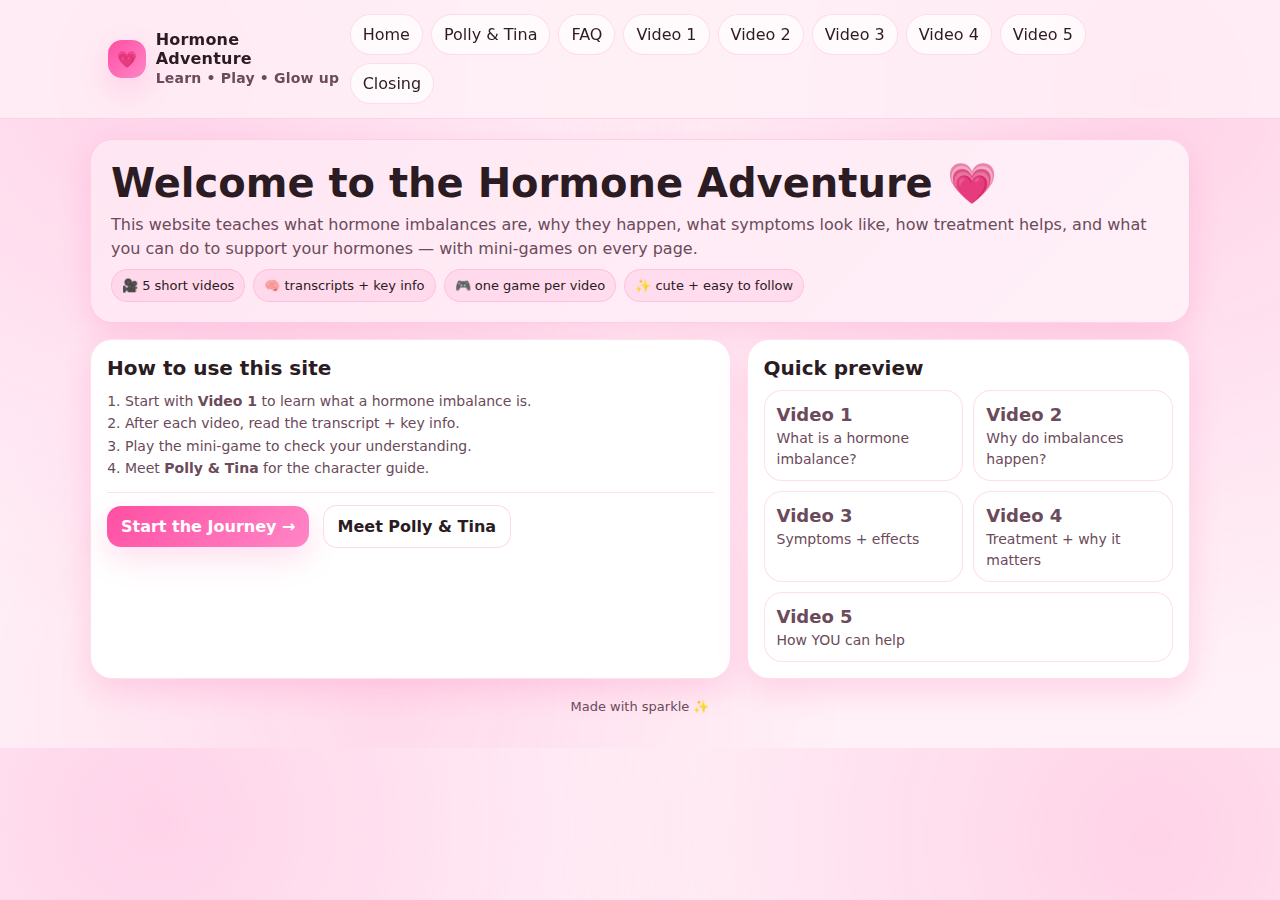
<file: index.html>
<!doctype html>
<html lang="en">
<head>
  <meta charset="utf-8" />
  <meta name="viewport" content="width=device-width,initial-scale=1" />
  <title>Hormone Adventure 💗 | Home</title>
  <link rel="stylesheet" href="style.css" />
</head>
<body>
  <div class="header">
    <div class="nav container">
      <div class="brand">
        <div class="logo">💗</div>
        <div>
          <div style="font-weight:900;">Hormone Adventure</div>
          <div class="small">Learn • Play • Glow up</div>
        </div>
      </div>
      <div class="navlinks">
        <a class="pill" href="index.html">Home</a>
        <a class="pill" href="polly-tina.html">Polly & Tina</a>
        <a class="pill" href="faq.html">FAQ</a>
        <a class="pill" href="video1.html">Video 1</a>
        <a class="pill" href="video2.html">Video 2</a>
        <a class="pill" href="video3.html">Video 3</a>
        <a class="pill" href="video4.html">Video 4</a>
        <a class="pill" href="video5.html">Video 5</a>
        <a class="pill" href="closing.html">Closing</a>
      </div>
    </div>
  </div>

  <div class="container hero">
    <div class="heroCard">
      <h1>Welcome to the Hormone Adventure 💗</h1>
      <p class="subtitle">
        This website teaches what hormone imbalances are, why they happen, what symptoms look like,
        how treatment helps, and what you can do to support your hormones — with mini-games on every page.
      </p>
      <div class="badges">
        <div class="badge">🎥 5 short videos</div>
        <div class="badge">🧠 transcripts + key info</div>
        <div class="badge">🎮 one game per video</div>
        <div class="badge">✨ cute + easy to follow</div>
      </div>
    </div>

    <div class="grid">
      <div class="card">
        <h2>How to use this site</h2>
        <div class="small">
          <ol style="margin:0; padding-left:18px; line-height:1.6;">
            <li>Start with <strong>Video 1</strong> to learn what a hormone imbalance is.</li>
            <li>After each video, read the transcript + key info.</li>
            <li>Play the mini-game to check your understanding.</li>
            <li>Meet <strong>Polly & Tina</strong> for the character guide.</li>
          </ol>
        </div>
        <hr />
        <a class="btn" href="video1.html">Start the Journey →</a>
        <a class="btn secondary" href="polly-tina.html" style="margin-left:8px;">Meet Polly & Tina</a>
      </div>

      <div class="card">
        <h2>Quick preview</h2>
        <div class="small">
          <div class="kpiRow">
            <div class="kpi"><div class="num">Video 1</div><div class="small">What is a hormone imbalance?</div></div>
            <div class="kpi"><div class="num">Video 2</div><div class="small">Why do imbalances happen?</div></div>
            <div class="kpi"><div class="num">Video 3</div><div class="small">Symptoms + effects</div></div>
            <div class="kpi"><div class="num">Video 4</div><div class="small">Treatment + why it matters</div></div>
            <div class="kpi"><div class="num">Video 5</div><div class="small">How YOU can help</div></div>
          </div>
        </div>
      </div>
    </div>

    <div class="footer">Made with sparkle ✨</div>
  </div>
</body>
</html>
</file>
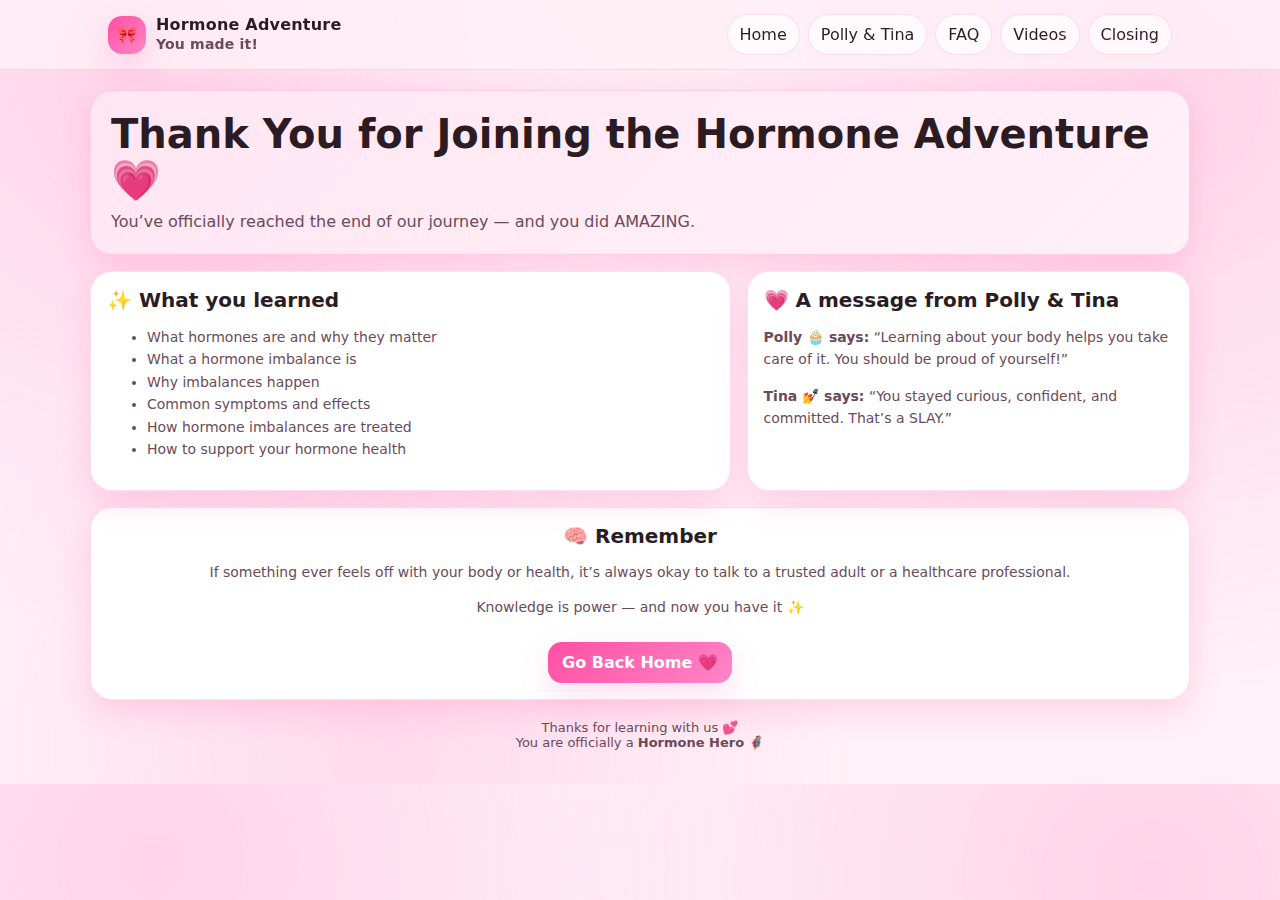
<file: closing.html>
<!doctype html>
<html lang="en">
<head>
  <meta charset="utf-8" />
  <meta name="viewport" content="width=device-width, initial-scale=1" />
  <title>Thank You 💗 | Hormone Adventure</title>
  <link rel="stylesheet" href="style.css" />
</head>
<body>

  <!-- NAV BAR -->
  <div class="header">
    <div class="nav container">
      <div class="brand">
        <div class="logo">🎀</div>
        <div>
          <div style="font-weight:900;">Hormone Adventure</div>
          <div class="small">You made it!</div>
        </div>
      </div>
      <div class="navlinks">
        <a class="pill" href="index.html">Home</a>
        <a class="pill" href="polly-tina.html">Polly & Tina</a>
        <a class="pill" href="faq.html">FAQ</a>
        <a class="pill" href="video1.html">Videos</a>
       <a class="pill" href="closing.html">Closing</a>
      </div>
    </div>
  </div>

  <!-- MAIN CONTENT -->
  <div class="container hero">
    <div class="heroCard">
      <h1>Thank You for Joining the Hormone Adventure 💗</h1>
      <p class="subtitle">
        You’ve officially reached the end of our journey — and you did AMAZING.
      </p>
    </div>

    <div class="grid">
      <div class="card">
        <h2>✨ What you learned</h2>
        <div class="small" style="line-height:1.6;">
          <ul>
            <li>What hormones are and why they matter</li>
            <li>What a hormone imbalance is</li>
            <li>Why imbalances happen</li>
            <li>Common symptoms and effects</li>
            <li>How hormone imbalances are treated</li>
            <li>How to support your hormone health</li>
          </ul>
        </div>
      </div>

      <div class="card">
        <h2>💗 A message from Polly & Tina</h2>
        <div class="small" style="line-height:1.6;">
          <p><strong>Polly 🧁 says:</strong> “Learning about your body helps you take care of it. You should be proud of yourself!”</p>
          <p><strong>Tina 💅 says:</strong> “You stayed curious, confident, and committed. That’s a SLAY.”</p>
        </div>
      </div>
    </div>

    <div class="card" style="margin-top:16px; text-align:center;">
      <h2>🧠 Remember</h2>
      <p class="small">
        If something ever feels off with your body or health, it’s always okay to talk to a trusted adult
        or a healthcare professional.
      </p>
      <p class="small">
        Knowledge is power — and now you have it ✨
      </p>

      <a class="btn" href="index.html" style="margin-top:10px;">Go Back Home 💗</a>
    </div>

    <div class="footer">
      Thanks for learning with us 💕 <br />
      You are officially a <strong>Hormone Hero</strong> 🦸‍♀️
    </div>
  </div>

</body>
</html>
</file>
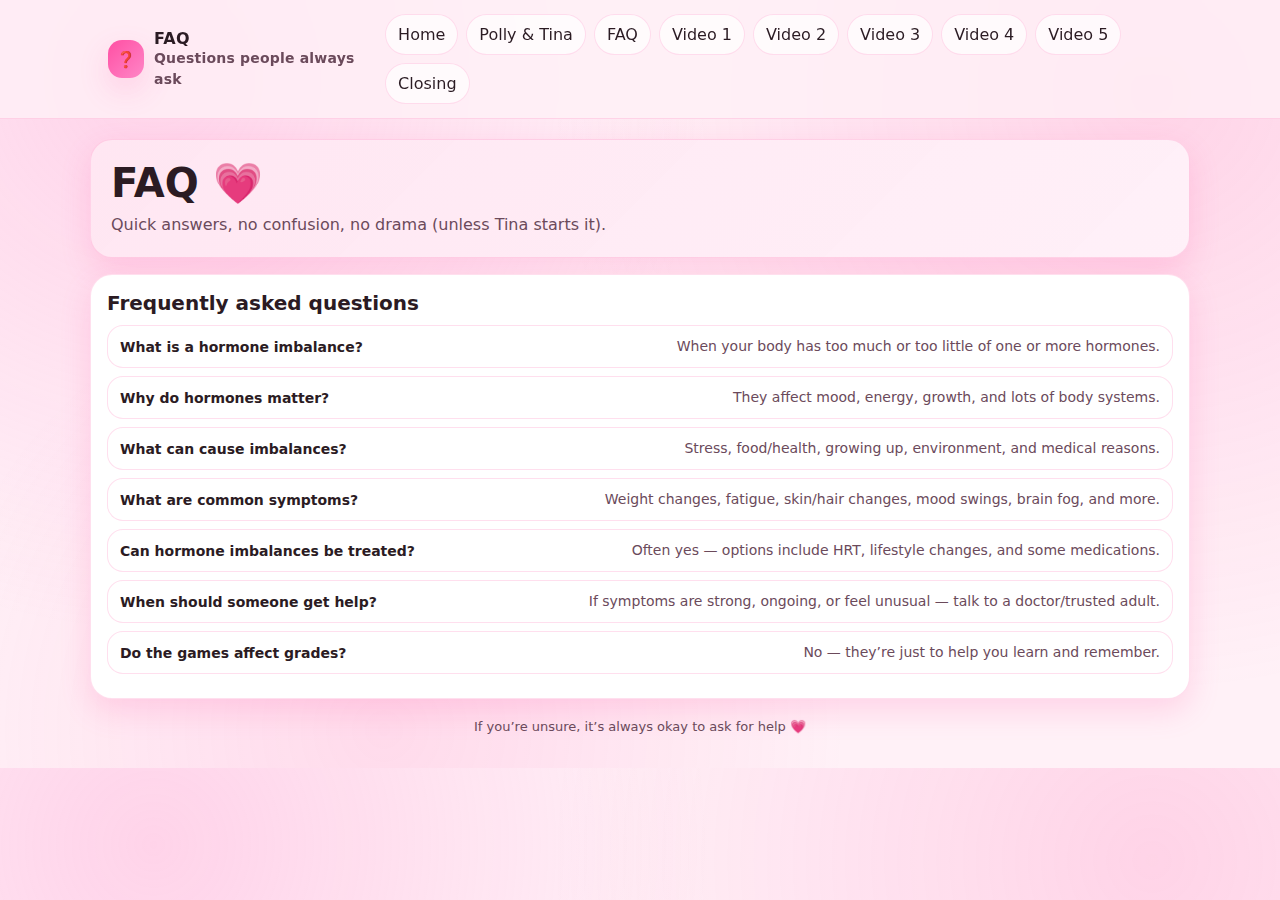
<file: faq.html>
<!doctype html>
<html lang="en">
<head>
  <meta charset="utf-8" />
  <meta name="viewport" content="width=device-width,initial-scale=1" />
  <title>FAQ 💗</title>
  <link rel="stylesheet" href="style.css" />
</head>
<body>
  <div class="header">
    <div class="nav container">
      <div class="brand">
        <div class="logo">❓</div>
        <div>
          <div style="font-weight:900;">FAQ</div>
          <div class="small">Questions people always ask</div>
        </div>
      </div>
      <div class="navlinks">
        <a class="pill" href="index.html">Home</a>
        <a class="pill" href="polly-tina.html">Polly & Tina</a>
        <a class="pill" href="faq.html">FAQ</a>
        <a class="pill" href="video1.html">Video 1</a>
        <a class="pill" href="video2.html">Video 2</a>
        <a class="pill" href="video3.html">Video 3</a>
        <a class="pill" href="video4.html">Video 4</a>
        <a class="pill" href="video5.html">Video 5</a>
        <a class="pill" href="closing.html">Closing</a>
      </div>
    </div>
  </div>

  <div class="container hero">
    <div class="heroCard">
      <h1>FAQ 💗</h1>
      <p class="subtitle">Quick answers, no confusion, no drama (unless Tina starts it).</p>
    </div>

    <div class="card" style="margin-top:16px;">
      <h2>Frequently asked questions</h2>

      <div class="q"><strong>What is a hormone imbalance?</strong><span class="small">When your body has too much or too little of one or more hormones.</span></div>

      <div class="q"><strong>Why do hormones matter?</strong><span class="small">They affect mood, energy, growth, and lots of body systems.</span></div>

      <div class="q"><strong>What can cause imbalances?</strong><span class="small">Stress, food/health, growing up, environment, and medical reasons.</span></div>

      <div class="q"><strong>What are common symptoms?</strong><span class="small">Weight changes, fatigue, skin/hair changes, mood swings, brain fog, and more.</span></div>

      <div class="q"><strong>Can hormone imbalances be treated?</strong><span class="small">Often yes — options include HRT, lifestyle changes, and some medications.</span></div>

      <div class="q"><strong>When should someone get help?</strong><span class="small">If symptoms are strong, ongoing, or feel unusual — talk to a doctor/trusted adult.</span></div>

      <div class="q"><strong>Do the games affect grades?</strong><span class="small">No — they’re just to help you learn and remember.</span></div>
    </div>

    <div class="footer">If you’re unsure, it’s always okay to ask for help 💗</div>
  </div>
</body>
</html>
</file>
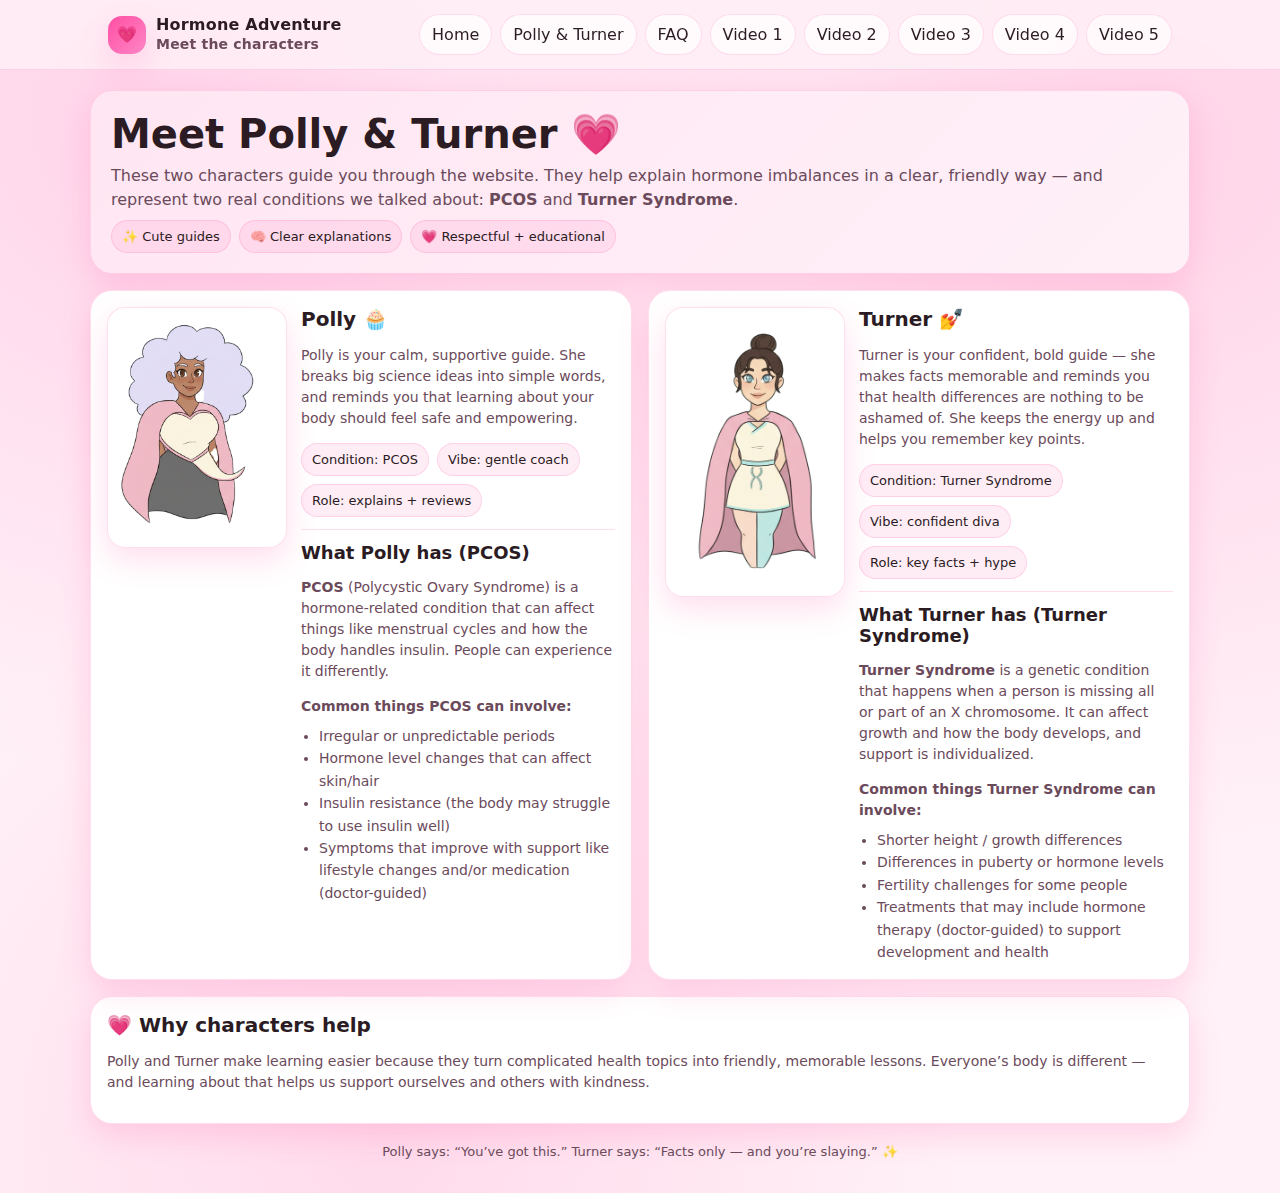
<file: polly-tina.html>
<!doctype html>
<html lang="en">
<head>
  <meta charset="utf-8" />
  <meta name="viewport" content="width=device-width,initial-scale=1" />
  <title>Meet Polly & Turner 💗</title>
  <link rel="stylesheet" href="style.css" />
  <style>
    /* Page-only styling (safe + doesn’t break your site) */
    .charGrid{
      display:grid;
      grid-template-columns: 1fr 1fr;
      gap:16px;
      margin-top:16px;
      align-items:stretch;
    }
    @media (max-width: 900px){
      .charGrid{ grid-template-columns:1fr; }
    }
    .charCard{
      display:flex;
      gap:14px;
      align-items:flex-start;
    }
    .charImg{
      width:180px;
      max-width:40%;
      border-radius:18px;
      background: rgba(255,255,255,.7);
      border:1px solid rgba(255,79,163,.18);
      box-shadow: var(--shadow);
      padding:10px;
      flex:0 0 auto;
    }
    .charImg img{
      width:100%;
      height:auto;
      display:block;
    }
    .charInfo h2{ margin:0 0 6px; }
    .charInfo .tagRow{
      display:flex; flex-wrap:wrap; gap:8px; margin-top:8px;
    }
    .tag{
      font-size:13px;
      padding:8px 10px;
      border-radius:999px;
      background: rgba(255,79,163,.10);
      border:1px solid rgba(255,79,163,.18);
    }
    .list{
      margin:8px 0 0;
      padding-left:18px;
      line-height:1.6;
    }
  </style>
</head>

<body>
  <!-- NAV BAR -->
  <div class="header">
    <div class="nav container">
      <div class="brand">
        <div class="logo">💗</div>
        <div>
          <div style="font-weight:900;">Hormone Adventure</div>
          <div class="small">Meet the characters</div>
        </div>
      </div>

      <div class="navlinks">
        <a class="pill" href="index.html">Home</a>
        <a class="pill" href="polly-tina.html">Polly & Turner</a>
        <a class="pill" href="faq.html">FAQ</a>
        <a class="pill" href="video1.html">Video 1</a>
        <a class="pill" href="video2.html">Video 2</a>
        <a class="pill" href="video3.html">Video 3</a>
        <a class="pill" href="video4.html">Video 4</a>
        <a class="pill" href="video5.html">Video 5</a>
      </div>
    </div>
  </div>

  <!-- HERO -->
  <div class="container hero">
    <div class="heroCard">
      <h1>Meet Polly & Turner 💗</h1>
      <p class="subtitle">
        These two characters guide you through the website. They help explain hormone imbalances in a clear,
        friendly way — and represent two real conditions we talked about: <strong>PCOS</strong> and <strong>Turner Syndrome</strong>.
      </p>
      <div class="badges">
        <div class="badge">✨ Cute guides</div>
        <div class="badge">🧠 Clear explanations</div>
        <div class="badge">💗 Respectful + educational</div>
      </div>
    </div>

    <!-- CHARACTER GRID -->
    <div class="charGrid">

      <!-- POLLY -->
      <div class="card charCard">
        <div class="charImg">
          <!-- Make sure this file is in your folder -->
          <img src="polly.png" alt="Polly character" />
        </div>

        <div class="charInfo">
          <h2>Polly 🧁</h2>
          <p class="small">
            Polly is your calm, supportive guide. She breaks big science ideas into simple words, and reminds you
            that learning about your body should feel safe and empowering.
          </p>

          <div class="tagRow">
            <span class="tag">Condition: PCOS</span>
            <span class="tag">Vibe: gentle coach</span>
            <span class="tag">Role: explains + reviews</span>
          </div>

          <hr />

          <h2 style="font-size:18px;">What Polly has (PCOS)</h2>
          <p class="small">
            <strong>PCOS</strong> (Polycystic Ovary Syndrome) is a hormone-related condition that can affect things
            like menstrual cycles and how the body handles insulin. People can experience it differently.
          </p>

          <div class="small"><strong>Common things PCOS can involve:</strong></div>
          <ul class="list small">
            <li>Irregular or unpredictable periods</li>
            <li>Hormone level changes that can affect skin/hair</li>
            <li>Insulin resistance (the body may struggle to use insulin well)</li>
            <li>Symptoms that improve with support like lifestyle changes and/or medication (doctor-guided)</li>
          </ul>
        </div>
      </div>

      <!-- TURNER -->
      <div class="card charCard">
        <div class="charImg">
          <!-- Make sure this file is in your folder -->
          <img src="turner.png" alt="Turner character" />
        </div>

        <div class="charInfo">
          <h2>Turner 💅</h2>
          <p class="small">
            Turner is your confident, bold guide — she makes facts memorable and reminds you that health differences
            are nothing to be ashamed of. She keeps the energy up and helps you remember key points.
          </p>

          <div class="tagRow">
            <span class="tag">Condition: Turner Syndrome</span>
            <span class="tag">Vibe: confident diva</span>
            <span class="tag">Role: key facts + hype</span>
          </div>

          <hr />

          <h2 style="font-size:18px;">What Turner has (Turner Syndrome)</h2>
          <p class="small">
            <strong>Turner Syndrome</strong> is a genetic condition that happens when a person is missing all or part
            of an X chromosome. It can affect growth and how the body develops, and support is individualized.
          </p>

          <div class="small"><strong>Common things Turner Syndrome can involve:</strong></div>
          <ul class="list small">
            <li>Shorter height / growth differences</li>
            <li>Differences in puberty or hormone levels</li>
            <li>Fertility challenges for some people</li>
            <li>Treatments that may include hormone therapy (doctor-guided) to support development and health</li>
          </ul>
        </div>
      </div>

    </div>

    <!-- WRAP-UP CARD -->
    <div class="card" style="margin-top:16px;">
      <h2>💗 Why characters help</h2>
      <p class="small">
        Polly and Turner make learning easier because they turn complicated health topics into friendly,
        memorable lessons. Everyone’s body is different — and learning about that helps us support ourselves
        and others with kindness.
      </p>
    </div>

    <div class="footer">Polly says: “You’ve got this.” Turner says: “Facts only — and you’re slaying.” ✨</div>
  </div>
</body>
</html>
</file>
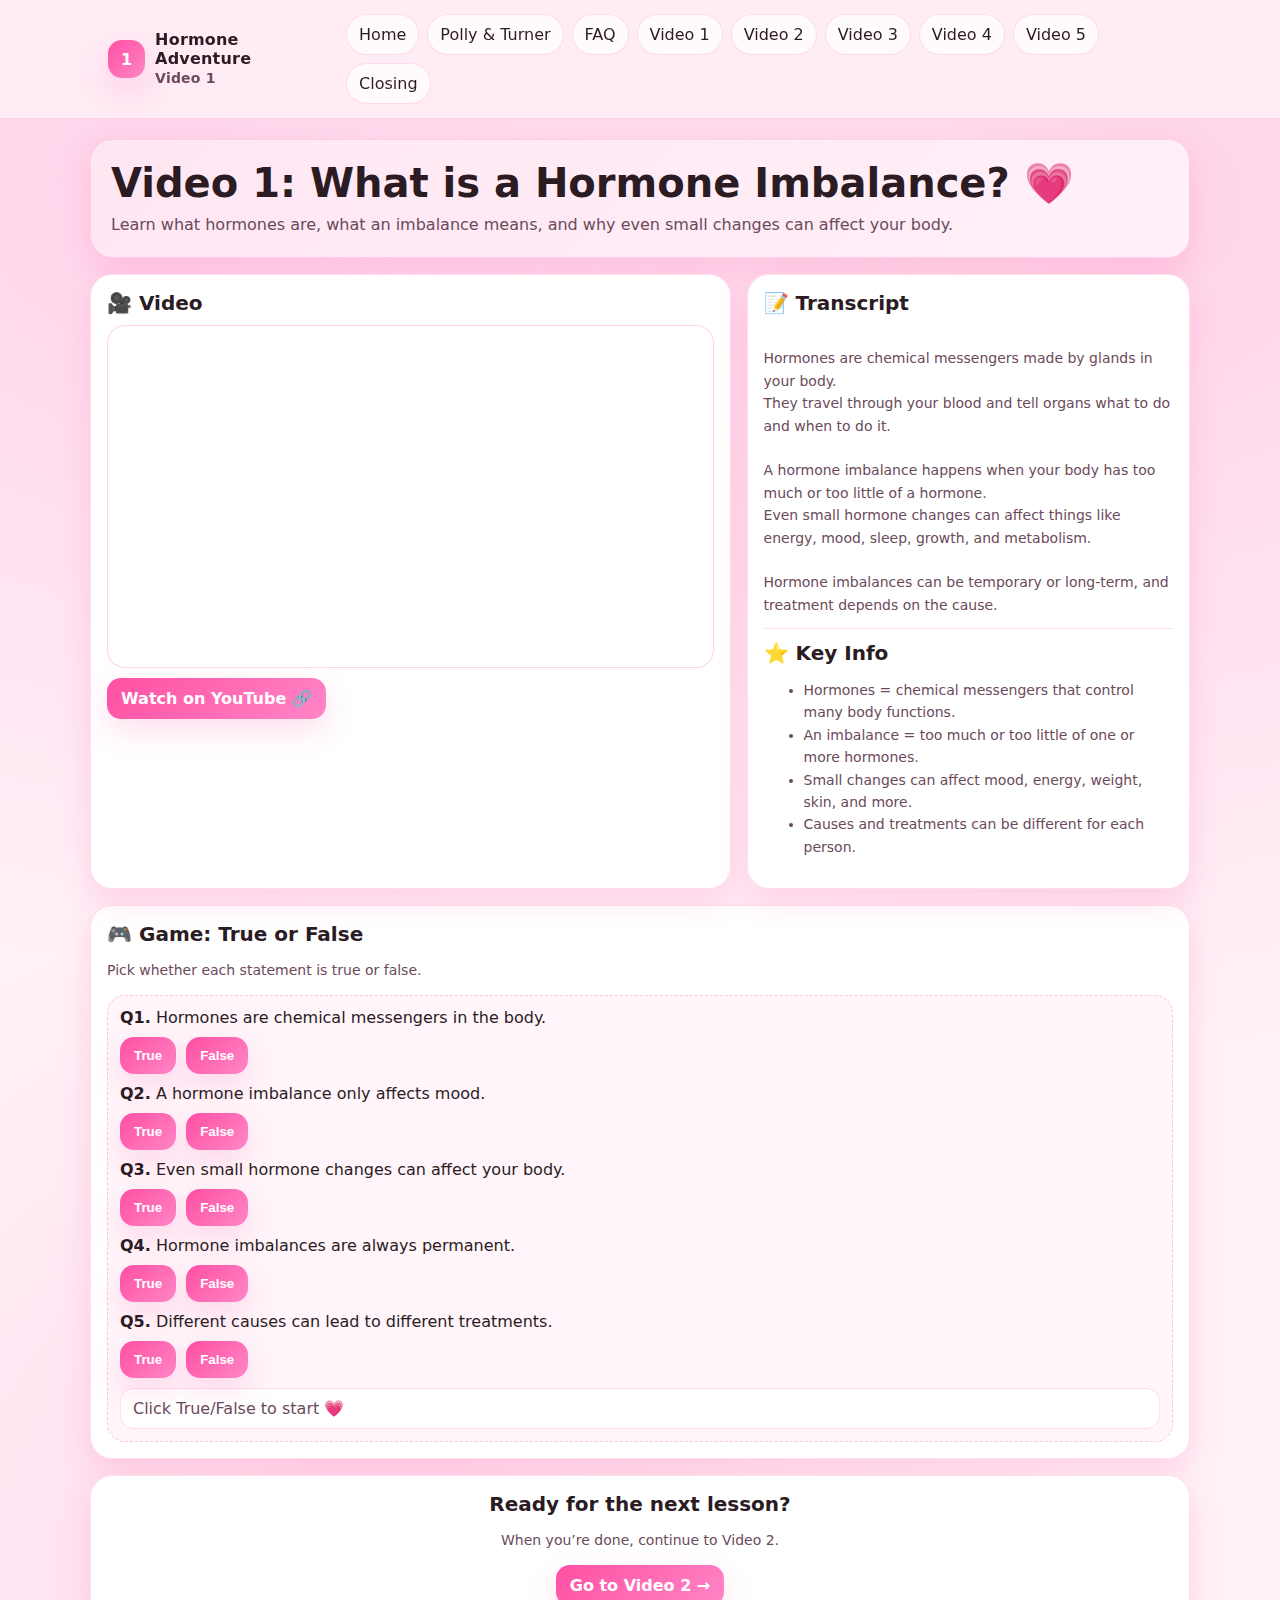
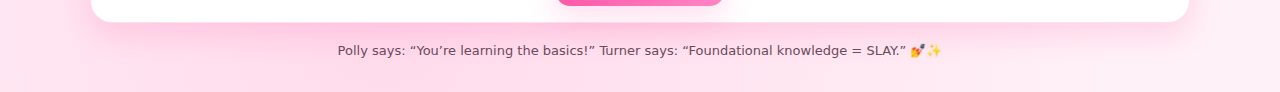
<file: video1.html>
<!doctype html>
<html lang="en">
<head>
  <meta charset="utf-8" />
  <meta name="viewport" content="width=device-width,initial-scale=1" />
  <title>Video 1 💗 | Hormone Adventure</title>
  <link rel="stylesheet" href="style.css" />
</head>

<body>
  <!-- NAV BAR -->
  <div class="header">
    <div class="nav container">
      <div class="brand">
        <div class="logo">1</div>
        <div>
          <div style="font-weight:900;">Hormone Adventure</div>
          <div class="small">Video 1</div>
        </div>
      </div>

      <div class="navlinks">
        <a class="pill" href="index.html">Home</a>
        <a class="pill" href="polly-tina.html">Polly & Turner</a>
        <a class="pill" href="faq.html">FAQ</a>
        <a class="pill" href="video1.html">Video 1</a>
        <a class="pill" href="video2.html">Video 2</a>
        <a class="pill" href="video3.html">Video 3</a>
        <a class="pill" href="video4.html">Video 4</a>
        <a class="pill" href="video5.html">Video 5</a>
        <a class="pill" href="closing.html">Closing</a>
      </div>
    </div>
  </div>

  <!-- HERO -->
  <div class="container hero">
    <div class="heroCard">
      <h1>Video 1: What is a Hormone Imbalance? 💗</h1>
      <p class="subtitle">
        Learn what hormones are, what an imbalance means, and why even small changes can affect your body.
      </p>
    </div>

    <!-- CONTENT GRID -->
    <div class="grid">

      <!-- VIDEO CARD -->
      <div class="card">
        <h2>🎥 Video</h2>

        <div style="
          position:relative;
          width:100%;
          padding-top:56.25%;
          border-radius:18px;
          overflow:hidden;
          border:1px solid rgba(255,79,163,.25);
          background:#fff;">
          <iframe
            src="https://www.youtube.com/embed/lFxK95Zv1bo"
            title="Video 1: What is a Hormone Imbalance?"
            style="position:absolute; inset:0; width:100%; height:100%; border:0;"
            allow="accelerometer; autoplay; clipboard-write; encrypted-media; gyroscope; picture-in-picture"
            allowfullscreen>
          </iframe>
        </div>

        <a class="btn" href="https://youtube.com/watch?v=lFxK95Zv1bo" target="_blank" rel="noopener" style="margin-top:10px;">
          Watch on YouTube 🔗
        </a>
      </div>

      <!-- TRANSCRIPT + KEY INFO CARD -->
      <div class="card">
        <h2>📝 Transcript</h2>
        <div class="small" style="white-space:pre-line; line-height:1.6;">
Hormones are chemical messengers made by glands in your body.
They travel through your blood and tell organs what to do and when to do it.

A hormone imbalance happens when your body has too much or too little of a hormone.
Even small hormone changes can affect things like energy, mood, sleep, growth, and metabolism.

Hormone imbalances can be temporary or long-term, and treatment depends on the cause.
        </div>

        <hr />

        <h2>⭐ Key Info</h2>
        <div class="small" style="line-height:1.6;">
          <ul>
            <li>Hormones = chemical messengers that control many body functions.</li>
            <li>An imbalance = too much or too little of one or more hormones.</li>
            <li>Small changes can affect mood, energy, weight, skin, and more.</li>
            <li>Causes and treatments can be different for each person.</li>
          </ul>
        </div>
      </div>

    </div>

    <!-- GAME CARD -->
    <div class="card" id="gameV1" style="margin-top:16px;">
      <h2>🎮 Game: True or False</h2>
      <p class="small">Pick whether each statement is true or false.</p>

      <div class="game">
        <div class="gameOut"></div>
        <div class="toast result">Your score will appear here 💗</div>
      </div>
    </div>

    <!-- NEXT BUTTON -->
    <div class="card" style="margin-top:16px; text-align:center;">
      <h2>Ready for the next lesson?</h2>
      <p class="small">When you’re done, continue to Video 2.</p>
      <a class="btn" href="video2.html">Go to Video 2 →</a>
    </div>

    <div class="footer">
      Polly says: “You’re learning the basics!”  
      Turner says: “Foundational knowledge = SLAY.” 💅✨
    </div>
  </div>

  <!-- GAME SCRIPT -->
  <script src="site.js"></script>
  <script>
    setupTrueFalseGame("gameV1", [
      { q: "Hormones are chemical messengers in the body.", a: true },
      { q: "A hormone imbalance only affects mood.", a: false },
      { q: "Even small hormone changes can affect your body.", a: true },
      { q: "Hormone imbalances are always permanent.", a: false },
      { q: "Different causes can lead to different treatments.", a: true }
    ]);
  </script>
</body>
</html>
</file>
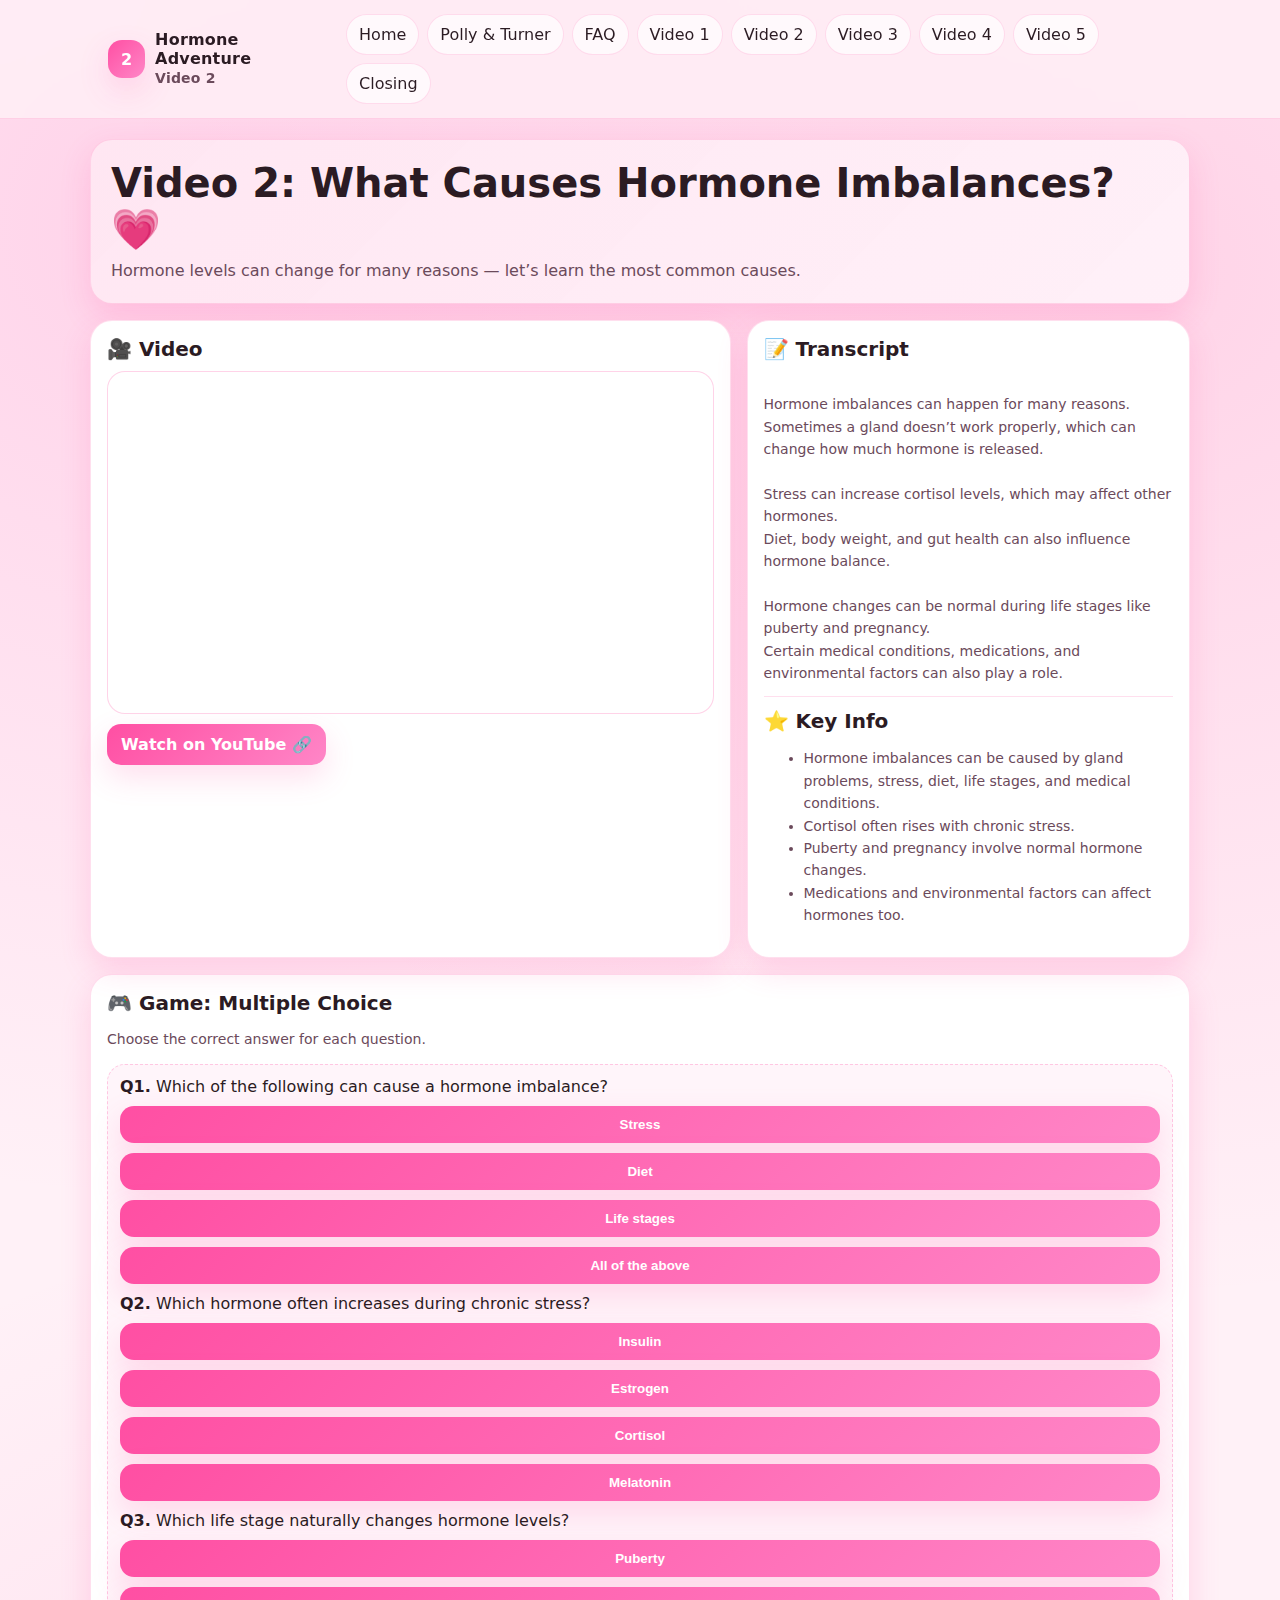
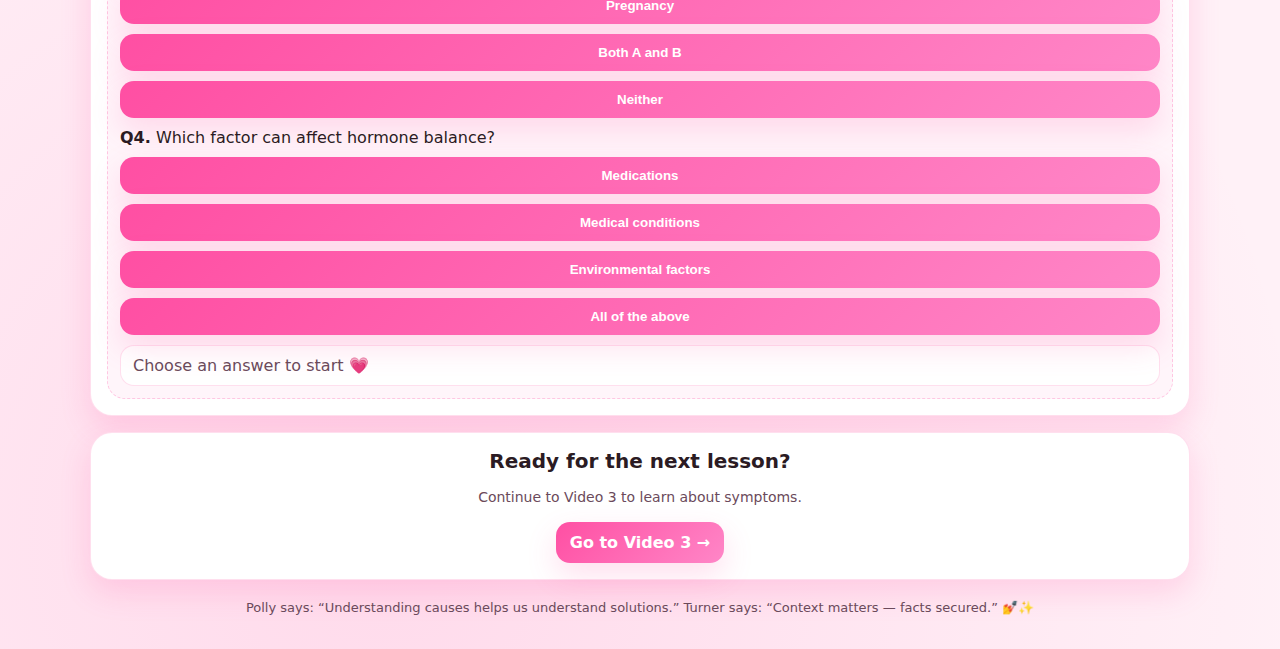
<file: video2.html>
<!doctype html>
<html lang="en">
<head>
  <meta charset="utf-8" />
  <meta name="viewport" content="width=device-width,initial-scale=1" />
  <title>Video 2 💗 | Hormone Adventure</title>
  <link rel="stylesheet" href="style.css" />
</head>

<body>
  <!-- NAV BAR -->
  <div class="header">
    <div class="nav container">
      <div class="brand">
        <div class="logo">2</div>
        <div>
          <div style="font-weight:900;">Hormone Adventure</div>
          <div class="small">Video 2</div>
        </div>
      </div>

      <div class="navlinks">
        <a class="pill" href="index.html">Home</a>
        <a class="pill" href="polly-tina.html">Polly & Turner</a>
        <a class="pill" href="faq.html">FAQ</a>
        <a class="pill" href="video1.html">Video 1</a>
        <a class="pill" href="video2.html">Video 2</a>
        <a class="pill" href="video3.html">Video 3</a>
        <a class="pill" href="video4.html">Video 4</a>
        <a class="pill" href="video5.html">Video 5</a>
        <a class="pill" href="closing.html">Closing</a>
      </div>
    </div>
  </div>

  <!-- HERO -->
  <div class="container hero">
    <div class="heroCard">
      <h1>Video 2: What Causes Hormone Imbalances? 💗</h1>
      <p class="subtitle">
        Hormone levels can change for many reasons — let’s learn the most common causes.
      </p>
    </div>

    <!-- CONTENT GRID -->
    <div class="grid">

      <!-- VIDEO -->
      <div class="card">
        <h2>🎥 Video</h2>

        <div style="
          position:relative;
          width:100%;
          padding-top:56.25%;
          border-radius:18px;
          overflow:hidden;
          border:1px solid rgba(255,79,163,.25);
          background:#fff;">
          <iframe
            src="https://www.youtube.com/embed/GIIntCzvs8U"
            title="Video 2: Causes of Hormone Imbalances"
            style="position:absolute; inset:0; width:100%; height:100%; border:0;"
            allow="accelerometer; autoplay; clipboard-write; encrypted-media; gyroscope; picture-in-picture"
            allowfullscreen>
          </iframe>
        </div>

        <a class="btn" href="https://www.youtube.com/watch?v=GIIntCzvs8U" target="_blank" rel="noopener" style="margin-top:10px;">
          Watch on YouTube 🔗
        </a>
      </div>

      <!-- TRANSCRIPT + INFO -->
      <div class="card">
        <h2>📝 Transcript</h2>
        <div class="small" style="white-space:pre-line; line-height:1.6;">
Hormone imbalances can happen for many reasons.
Sometimes a gland doesn’t work properly, which can change how much hormone is released.

Stress can increase cortisol levels, which may affect other hormones.
Diet, body weight, and gut health can also influence hormone balance.

Hormone changes can be normal during life stages like puberty and pregnancy.
Certain medical conditions, medications, and environmental factors can also play a role.
        </div>

        <hr />

        <h2>⭐ Key Info</h2>
        <div class="small" style="line-height:1.6;">
          <ul>
            <li>Hormone imbalances can be caused by gland problems, stress, diet, life stages, and medical conditions.</li>
            <li>Cortisol often rises with chronic stress.</li>
            <li>Puberty and pregnancy involve normal hormone changes.</li>
            <li>Medications and environmental factors can affect hormones too.</li>
          </ul>
        </div>
      </div>

    </div>

    <!-- GAME (ONLY ONE) -->
    <div class="card" id="gameV2" style="margin-top:16px;">
      <h2>🎮 Game: Multiple Choice</h2>
      <p class="small">Choose the correct answer for each question.</p>

      <div class="game">
        <div class="gameOut"></div>
        <div class="toast result">Your score will appear here 💗</div>
      </div>
    </div>

    <!-- NEXT -->
    <div class="card" style="margin-top:16px; text-align:center;">
      <h2>Ready for the next lesson?</h2>
      <p class="small">Continue to Video 3 to learn about symptoms.</p>
      <a class="btn" href="video3.html">Go to Video 3 →</a>
    </div>

    <div class="footer">
      Polly says: “Understanding causes helps us understand solutions.”  
      Turner says: “Context matters — facts secured.” 💅✨
    </div>
  </div>

  <!-- SCRIPTS (ONLY ONCE, AT BOTTOM) -->
  <script src="site.js"></script>
  <script>
    setupMultipleChoiceGame("gameV2", [
      {
        q: "Which of the following can cause a hormone imbalance?",
        options: ["Stress", "Diet", "Life stages", "All of the above"],
        a: 3
      },
      {
        q: "Which hormone often increases during chronic stress?",
        options: ["Insulin", "Estrogen", "Cortisol", "Melatonin"],
        a: 2
      },
      {
        q: "Which life stage naturally changes hormone levels?",
        options: ["Puberty", "Pregnancy", "Both A and B", "Neither"],
        a: 2
      },
      {
        q: "Which factor can affect hormone balance?",
        options: ["Medications", "Medical conditions", "Environmental factors", "All of the above"],
        a: 3
      }
    ]);
  </script>
</body>
</html>
</file>
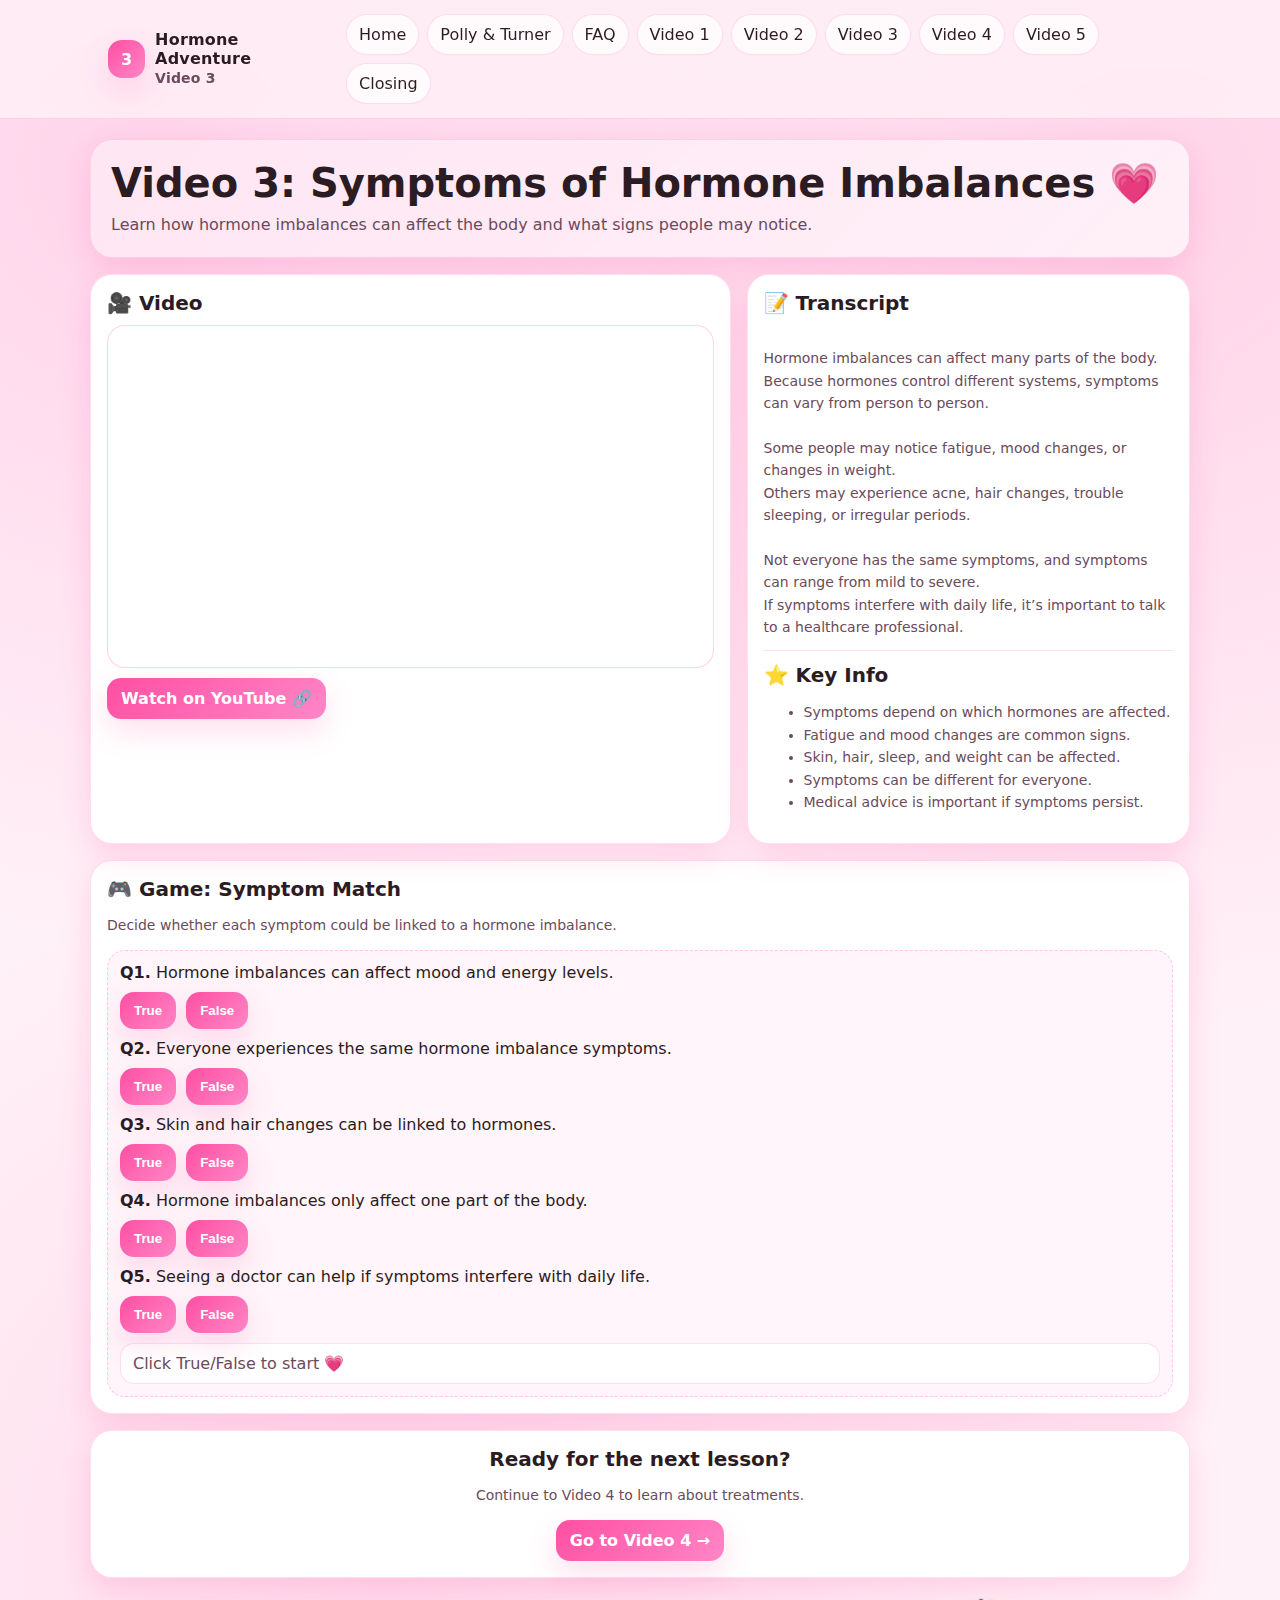
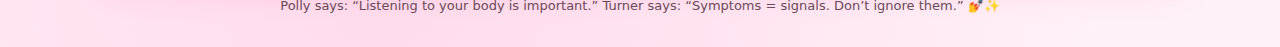
<file: video3.html>
<!doctype html>
<html lang="en">
<head>
  <meta charset="utf-8" />
  <meta name="viewport" content="width=device-width,initial-scale=1" />
  <title>Video 3 💗 | Hormone Adventure</title>
  <link rel="stylesheet" href="style.css" />
</head>

<body>
  <!-- NAV BAR -->
  <div class="header">
    <div class="nav container">
      <div class="brand">
        <div class="logo">3</div>
        <div>
          <div style="font-weight:900;">Hormone Adventure</div>
          <div class="small">Video 3</div>
        </div>
      </div>

      <div class="navlinks">
        <a class="pill" href="index.html">Home</a>
        <a class="pill" href="polly-tina.html">Polly & Turner</a>
        <a class="pill" href="faq.html">FAQ</a>
        <a class="pill" href="video1.html">Video 1</a>
        <a class="pill" href="video2.html">Video 2</a>
        <a class="pill" href="video3.html">Video 3</a>
        <a class="pill" href="video4.html">Video 4</a>
        <a class="pill" href="video5.html">Video 5</a>
        <a class="pill" href="closing.html">Closing</a>
      </div>
    </div>
  </div>

  <!-- HERO -->
  <div class="container hero">
    <div class="heroCard">
      <h1>Video 3: Symptoms of Hormone Imbalances 💗</h1>
      <p class="subtitle">
        Learn how hormone imbalances can affect the body and what signs people may notice.
      </p>
    </div>

    <!-- CONTENT GRID -->
    <div class="grid">

      <!-- VIDEO CARD -->
      <div class="card">
        <h2>🎥 Video</h2>

        <div style="
          position:relative;
          width:100%;
          padding-top:56.25%;
          border-radius:18px;
          overflow:hidden;
          border:1px solid rgba(255,79,163,.25);
          background:#fff;">
          <iframe
            src="https://www.youtube.com/embed/4TcMVCjWGsQ"
            title="Video 3: Symptoms of Hormone Imbalances"
            style="position:absolute; inset:0; width:100%; height:100%; border:0;"
            allow="accelerometer; autoplay; clipboard-write; encrypted-media; gyroscope; picture-in-picture"
            allowfullscreen>
          </iframe>
        </div>

        <a class="btn" href="https://www.youtube.com/watch?v=4TcMVCjWGsQ" target="_blank" rel="noopener" style="margin-top:10px;">
          Watch on YouTube 🔗
        </a>
      </div>

      <!-- TRANSCRIPT + KEY INFO -->
      <div class="card">
        <h2>📝 Transcript</h2>
        <div class="small" style="white-space:pre-line; line-height:1.6;">
Hormone imbalances can affect many parts of the body.
Because hormones control different systems, symptoms can vary from person to person.

Some people may notice fatigue, mood changes, or changes in weight.
Others may experience acne, hair changes, trouble sleeping, or irregular periods.

Not everyone has the same symptoms, and symptoms can range from mild to severe.
If symptoms interfere with daily life, it’s important to talk to a healthcare professional.
        </div>

        <hr />

        <h2>⭐ Key Info</h2>
        <div class="small" style="line-height:1.6;">
          <ul>
            <li>Symptoms depend on which hormones are affected.</li>
            <li>Fatigue and mood changes are common signs.</li>
            <li>Skin, hair, sleep, and weight can be affected.</li>
            <li>Symptoms can be different for everyone.</li>
            <li>Medical advice is important if symptoms persist.</li>
          </ul>
        </div>
      </div>

    </div>

    <!-- GAME CARD -->
    <div class="card" id="gameV3" style="margin-top:16px;">
      <h2>🎮 Game: Symptom Match</h2>
      <p class="small">
        Decide whether each symptom could be linked to a hormone imbalance.
      </p>

      <div class="game">
        <div class="gameOut"></div>
        <div class="toast result">Your score will appear here 💗</div>
      </div>
    </div>

    <!-- NEXT BUTTON -->
    <div class="card" style="margin-top:16px; text-align:center;">
      <h2>Ready for the next lesson?</h2>
      <p class="small">Continue to Video 4 to learn about treatments.</p>
      <a class="btn" href="video4.html">Go to Video 4 →</a>
    </div>

    <div class="footer">
      Polly says: “Listening to your body is important.”  
      Turner says: “Symptoms = signals. Don’t ignore them.” 💅✨
    </div>
  </div>

  <!-- GAME SCRIPT -->
  <script src="site.js"></script>
  <script>
    setupTrueFalseGame("gameV3", [
      { q: "Hormone imbalances can affect mood and energy levels.", a: true },
      { q: "Everyone experiences the same hormone imbalance symptoms.", a: false },
      { q: "Skin and hair changes can be linked to hormones.", a: true },
      { q: "Hormone imbalances only affect one part of the body.", a: false },
      { q: "Seeing a doctor can help if symptoms interfere with daily life.", a: true }
    ]);
  </script>
</body>
</html>
</file>
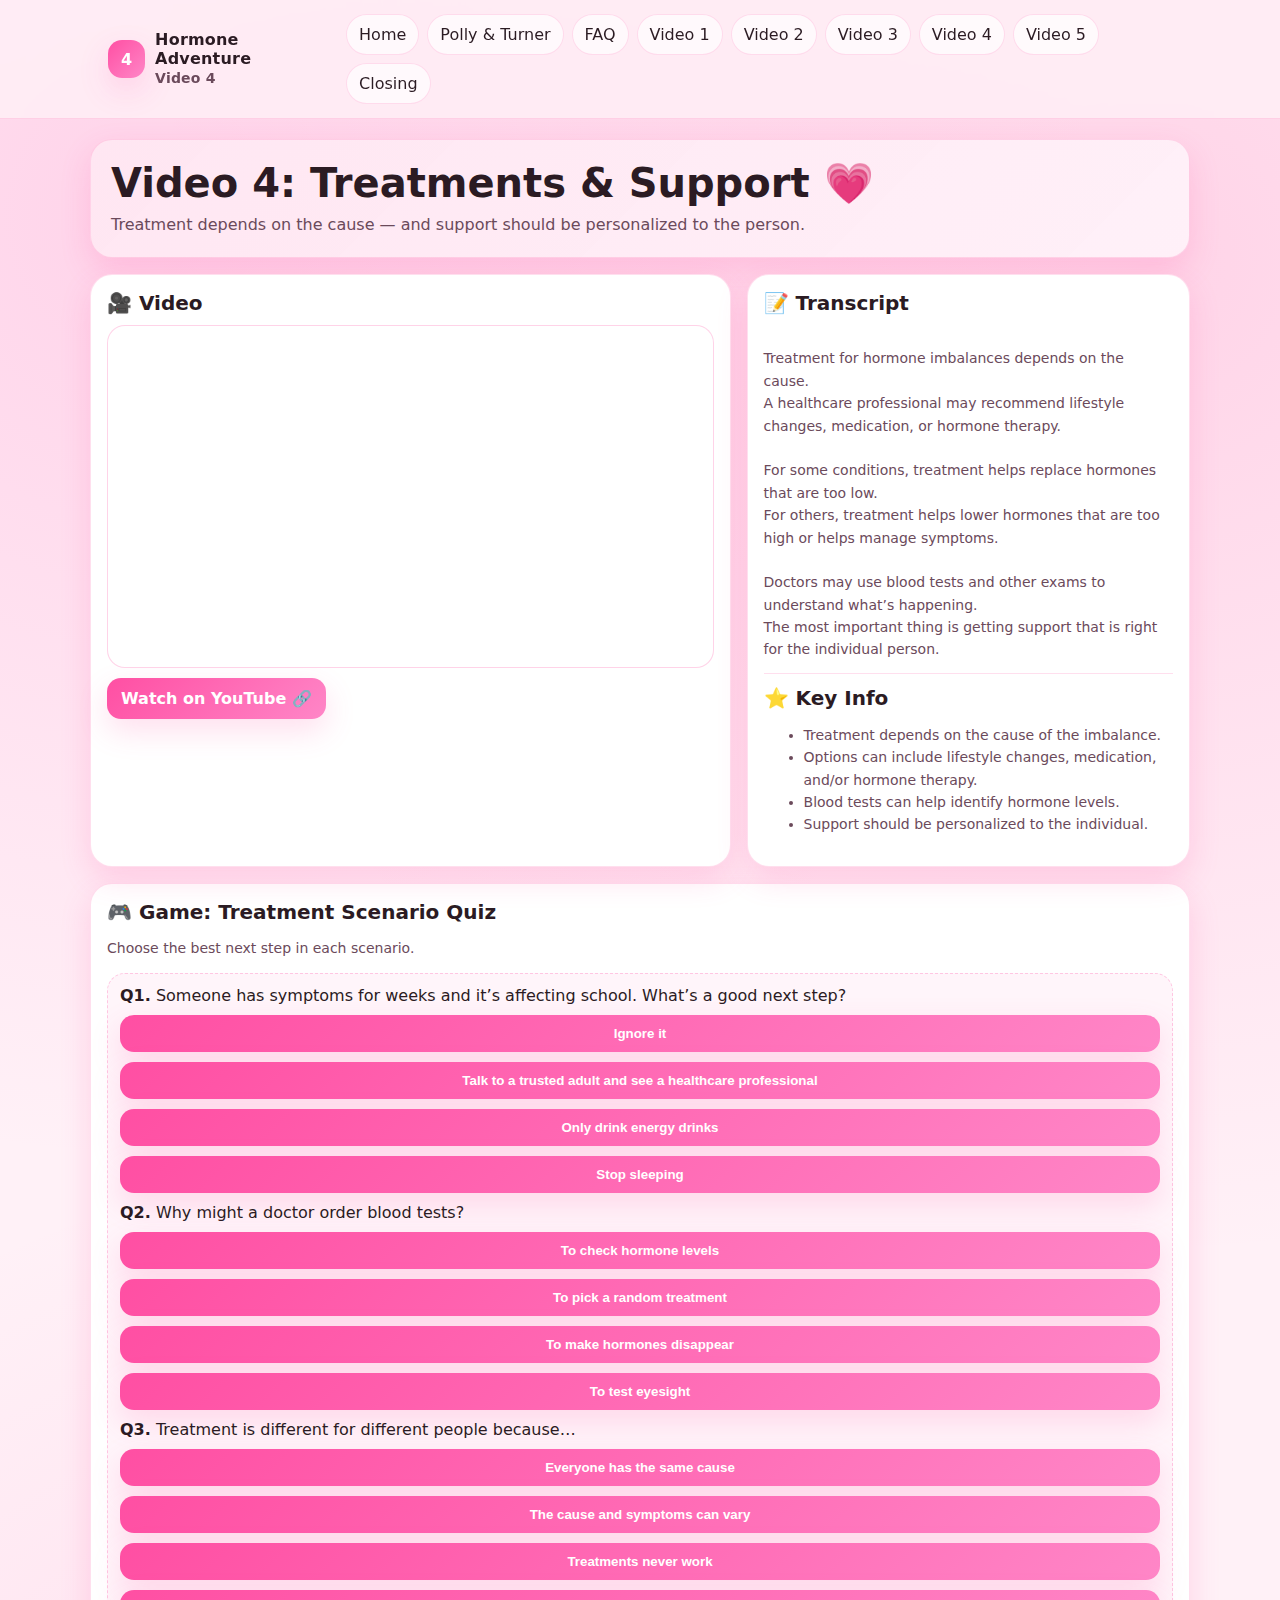
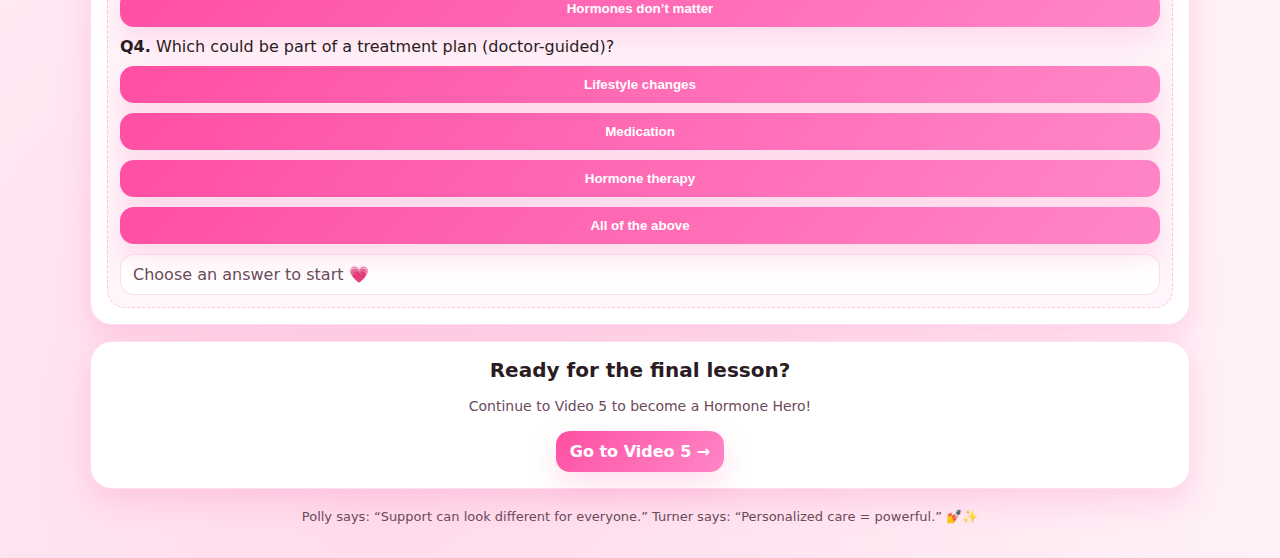
<file: video4.html>
<!doctype html>
<html lang="en">
<head>
  <meta charset="utf-8" />
  <meta name="viewport" content="width=device-width,initial-scale=1" />
  <title>Video 4 💗 | Hormone Adventure</title>
  <link rel="stylesheet" href="style.css" />
</head>

<body>
  <!-- NAV BAR -->
  <div class="header">
    <div class="nav container">
      <div class="brand">
        <div class="logo">4</div>
        <div>
          <div style="font-weight:900;">Hormone Adventure</div>
          <div class="small">Video 4</div>
        </div>
      </div>

      <div class="navlinks">
        <a class="pill" href="index.html">Home</a>
        <a class="pill" href="polly-tina.html">Polly & Turner</a>
        <a class="pill" href="faq.html">FAQ</a>
        <a class="pill" href="video1.html">Video 1</a>
        <a class="pill" href="video2.html">Video 2</a>
        <a class="pill" href="video3.html">Video 3</a>
        <a class="pill" href="video4.html">Video 4</a>
        <a class="pill" href="video5.html">Video 5</a>
        <a class="pill" href="closing.html">Closing</a>
      </div>
    </div>
  </div>

  <!-- HERO -->
  <div class="container hero">
    <div class="heroCard">
      <h1>Video 4: Treatments & Support 💗</h1>
      <p class="subtitle">
        Treatment depends on the cause — and support should be personalized to the person.
      </p>
    </div>

    <!-- CONTENT GRID -->
    <div class="grid">

      <!-- VIDEO -->
      <div class="card">
        <h2>🎥 Video</h2>

        <div style="
          position:relative;
          width:100%;
          padding-top:56.25%;
          border-radius:18px;
          overflow:hidden;
          border:1px solid rgba(255,79,163,.25);
          background:#fff;">
          <iframe
            src="https://www.youtube.com/embed/k9phG-g18CA"
            title="Video 4: Treatments & Support"
            style="position:absolute; inset:0; width:100%; height:100%; border:0;"
            allow="accelerometer; autoplay; clipboard-write; encrypted-media; gyroscope; picture-in-picture"
            allowfullscreen>
          </iframe>
        </div>

        <a class="btn" href="https://www.youtube.com/watch?v=k9phG-g18CA" target="_blank" rel="noopener" style="margin-top:10px;">
          Watch on YouTube 🔗
        </a>
      </div>

      <!-- TRANSCRIPT + INFO -->
      <div class="card">
        <h2>📝 Transcript</h2>
        <div class="small" style="white-space:pre-line; line-height:1.6;">
Treatment for hormone imbalances depends on the cause.
A healthcare professional may recommend lifestyle changes, medication, or hormone therapy.

For some conditions, treatment helps replace hormones that are too low.
For others, treatment helps lower hormones that are too high or helps manage symptoms.

Doctors may use blood tests and other exams to understand what’s happening.
The most important thing is getting support that is right for the individual person.
        </div>

        <hr />

        <h2>⭐ Key Info</h2>
        <div class="small" style="line-height:1.6;">
          <ul>
            <li>Treatment depends on the cause of the imbalance.</li>
            <li>Options can include lifestyle changes, medication, and/or hormone therapy.</li>
            <li>Blood tests can help identify hormone levels.</li>
            <li>Support should be personalized to the individual.</li>
          </ul>
        </div>
      </div>

    </div>

    <!-- GAME (ONLY ONE) -->
    <div class="card" id="gameV4" style="margin-top:16px;">
      <h2>🎮 Game: Treatment Scenario Quiz</h2>
      <p class="small">Choose the best next step in each scenario.</p>

      <div class="game">
        <div class="gameOut"></div>
        <div class="toast result">Your score will appear here 💗</div>
      </div>
    </div>

    <!-- NEXT -->
    <div class="card" style="margin-top:16px; text-align:center;">
      <h2>Ready for the final lesson?</h2>
      <p class="small">Continue to Video 5 to become a Hormone Hero!</p>
      <a class="btn" href="video5.html">Go to Video 5 →</a>
    </div>

    <div class="footer">
      Polly says: “Support can look different for everyone.”  
      Turner says: “Personalized care = powerful.” 💅✨
    </div>
  </div>

  <!-- SCRIPTS (ONLY ONCE, AT BOTTOM) -->
  <script src="site.js"></script>
  <script>
    setupMultipleChoiceGame("gameV4", [
      {
        q: "Someone has symptoms for weeks and it’s affecting school. What’s a good next step?",
        options: ["Ignore it", "Talk to a trusted adult and see a healthcare professional", "Only drink energy drinks", "Stop sleeping"],
        a: 1
      },
      {
        q: "Why might a doctor order blood tests?",
        options: ["To check hormone levels", "To pick a random treatment", "To make hormones disappear", "To test eyesight"],
        a: 0
      },
      {
        q: "Treatment is different for different people because…",
        options: ["Everyone has the same cause", "The cause and symptoms can vary", "Treatments never work", "Hormones don’t matter"],
        a: 1
      },
      {
        q: "Which could be part of a treatment plan (doctor-guided)?",
        options: ["Lifestyle changes", "Medication", "Hormone therapy", "All of the above"],
        a: 3
      }
    ]);
  </script>
</body>
</html>
</file>
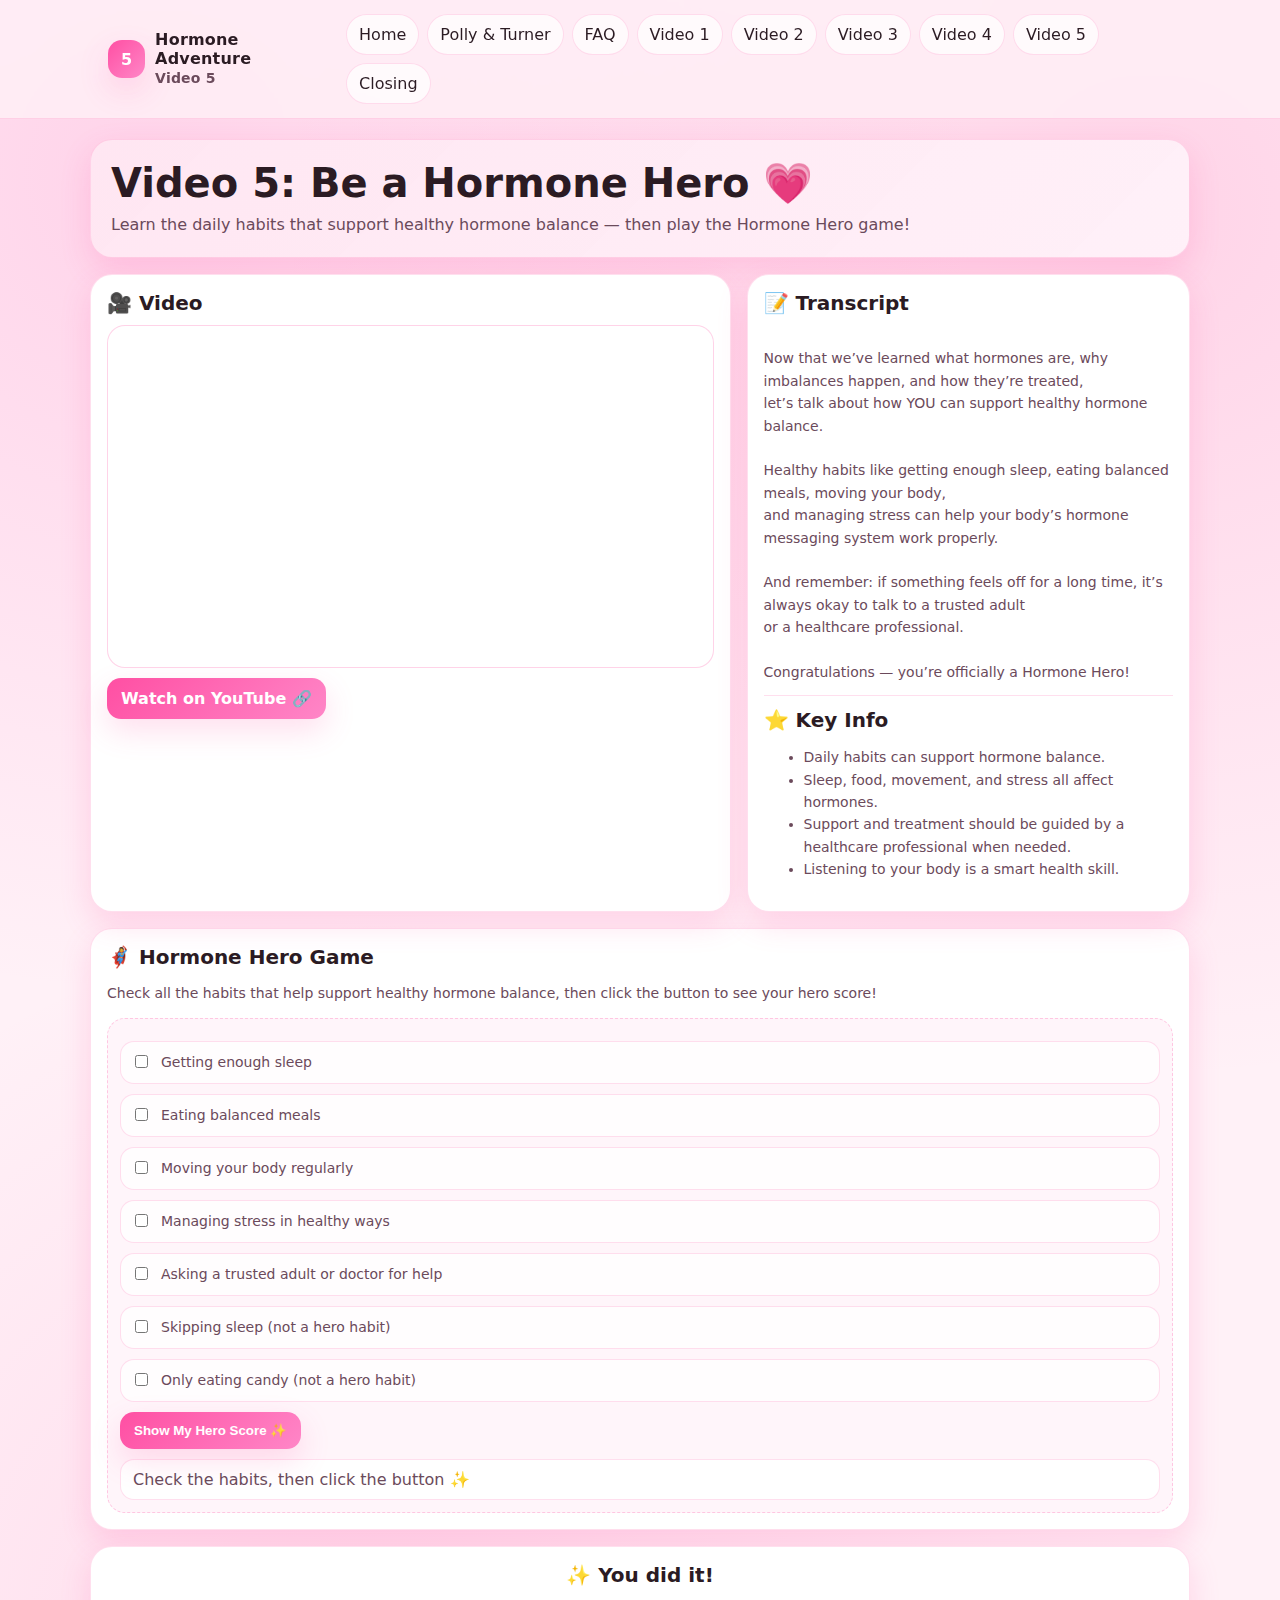
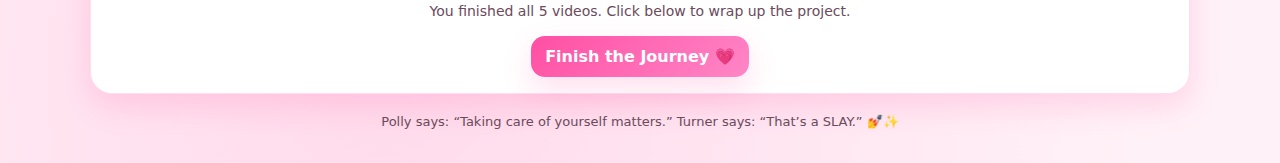
<file: video5.html>
<!doctype html>
<html lang="en">
<head>
  <meta charset="utf-8" />
  <meta name="viewport" content="width=device-width,initial-scale=1" />
  <title>Video 5 💗 | Hormone Adventure</title>
  <link rel="stylesheet" href="style.css" />
</head>

<body>
  <!-- NAV BAR -->
  <div class="header">
    <div class="nav container">
      <div class="brand">
        <div class="logo">5</div>
        <div>
          <div style="font-weight:900;">Hormone Adventure</div>
          <div class="small">Video 5</div>
        </div>
      </div>

      <div class="navlinks">
        <a class="pill" href="index.html">Home</a>
        <a class="pill" href="polly-tina.html">Polly & Turner</a>
        <a class="pill" href="faq.html">FAQ</a>
        <a class="pill" href="video1.html">Video 1</a>
        <a class="pill" href="video2.html">Video 2</a>
        <a class="pill" href="video3.html">Video 3</a>
        <a class="pill" href="video4.html">Video 4</a>
        <a class="pill" href="video5.html">Video 5</a>
        <a class="pill" href="closing.html">Closing</a>
      </div>
    </div>
  </div>

  <!-- HERO -->
  <div class="container hero">
    <div class="heroCard">
      <h1>Video 5: Be a Hormone Hero 💗</h1>
      <p class="subtitle">
        Learn the daily habits that support healthy hormone balance — then play the Hormone Hero game!
      </p>
    </div>

    <!-- CONTENT GRID -->
    <div class="grid">

      <!-- VIDEO CARD -->
      <div class="card">
        <h2>🎥 Video</h2>

        <div style="
          position:relative;
          width:100%;
          padding-top:56.25%;
          border-radius:18px;
          overflow:hidden;
          border:1px solid rgba(255,79,163,.25);
          background:#fff;">
          <iframe
            src="https://www.youtube.com/embed/K4RCVm1tLFs"
            title="Video 5: Be a Hormone Hero"
            style="position:absolute; inset:0; width:100%; height:100%; border:0;"
            allow="accelerometer; autoplay; clipboard-write; encrypted-media; gyroscope; picture-in-picture"
            allowfullscreen>
          </iframe>
        </div>

        <a class="btn" href="https://www.youtube.com/watch?v=K4RCVm1tLFs" target="_blank" rel="noopener" style="margin-top:10px;">
          Watch on YouTube 🔗
        </a>
      </div>

      <!-- TRANSCRIPT + KEY INFO -->
      <div class="card">
        <h2>📝 Transcript</h2>
        <div class="small" style="white-space:pre-line; line-height:1.6;">
Now that we’ve learned what hormones are, why imbalances happen, and how they’re treated,
let’s talk about how YOU can support healthy hormone balance.

Healthy habits like getting enough sleep, eating balanced meals, moving your body,
and managing stress can help your body’s hormone messaging system work properly.

And remember: if something feels off for a long time, it’s always okay to talk to a trusted adult
or a healthcare professional.

Congratulations — you’re officially a Hormone Hero!
        </div>

        <hr />

        <h2>⭐ Key Info</h2>
        <div class="small" style="line-height:1.6;">
          <ul>
            <li>Daily habits can support hormone balance.</li>
            <li>Sleep, food, movement, and stress all affect hormones.</li>
            <li>Support and treatment should be guided by a healthcare professional when needed.</li>
            <li>Listening to your body is a smart health skill.</li>
          </ul>
        </div>
      </div>

    </div>

    <!-- HORMONE HERO GAME (MATCHES SITE STYLE) -->
    <div class="card" id="gameV5" style="margin-top:16px;">
      <h2>🦸‍♀️ Hormone Hero Game</h2>
      <p class="small">
        Check all the habits that help support healthy hormone balance, then click the button to see your hero score!
      </p>

      <div class="game">
        <div class="gameOut"></div>
        <button class="btn finishBtn" style="margin-top:10px;">Show My Hero Score ✨</button>
        <div class="toast result">Your score will appear here 💗</div>
      </div>
    </div>

    <!-- FINISH BUTTON -->
    <div class="card" style="margin-top:16px; text-align:center;">
      <h2>✨ You did it!</h2>
      <p class="small">You finished all 5 videos. Click below to wrap up the project.</p>
      <a class="btn" href="closing.html">Finish the Journey 💗</a>
    </div>

    <div class="footer">
      Polly says: “Taking care of yourself matters.”  
      Turner says: “That’s a SLAY.” 💅✨
    </div>
  </div>

  <!-- GAME SCRIPT -->
  <script src="site.js"></script>
  <script>
    setupChecklistGame("gameV5", [
      "Getting enough sleep",
      "Eating balanced meals",
      "Moving your body regularly",
      "Managing stress in healthy ways",
      "Asking a trusted adult or doctor for help",
      "Skipping sleep (not a hero habit)",
      "Only eating candy (not a hero habit)"
    ]);
  </script>
</body>
</html>
</file>
<file: style.css>
:root{
  --bg:#fff1f7;
  --card:#ffffff;
  --pink:#ff4fa3;
  --pink2:#ff86c7;
  --text:#2b1b23;
  --muted:#6b4a5b;
  --shadow: 0 12px 30px rgba(255,79,163,.18);
  --radius: 22px;
}

*{box-sizing:border-box}
body{
  margin:0;
  font-family: ui-rounded, system-ui, -apple-system, "Segoe UI", Arial, sans-serif;
  color:var(--text);
  background:
    radial-gradient(circle at 12% 10%, rgba(255,134,199,.28), transparent 42%),
    radial-gradient(circle at 90% 12%, rgba(255,79,163,.18), transparent 45%),
    radial-gradient(circle at 30% 95%, rgba(255,79,163,.14), transparent 40%),
    var(--bg);
}

a{color:inherit; text-decoration:none}
.container{max-width:1100px; margin:0 auto; padding:18px}
.header{
  position:sticky; top:0; z-index:10;
  backdrop-filter: blur(10px);
  background: rgba(255,241,247,.75);
  border-bottom: 1px solid rgba(255,79,163,.18);
}
.nav{
  display:flex; gap:10px; align-items:center; justify-content:space-between;
  padding:14px 18px;
}
.brand{
  display:flex; gap:10px; align-items:center;
  font-weight:900; letter-spacing:.2px;
}
.logo{
  width:38px; height:38px; border-radius:14px;
  background: linear-gradient(135deg, var(--pink), var(--pink2));
  box-shadow: var(--shadow);
  display:grid; place-items:center;
  color:white;
}
.navlinks{display:flex; flex-wrap:wrap; gap:8px; align-items:center}
.pill{
  padding:10px 12px; border-radius:999px;
  background: rgba(255,255,255,.7);
  border:1px solid rgba(255,79,163,.18);
}
.pill:hover{transform: translateY(-1px)}
.hero{
  padding:20px 0 8px;
}
.heroCard{
  background: linear-gradient(135deg, rgba(255,79,163,.14), rgba(255,134,199,.12)), var(--card);
  border:1px solid rgba(255,79,163,.18);
  border-radius: var(--radius);
  padding:20px;
  box-shadow: var(--shadow);
}
h1{margin:0 0 6px; font-size: clamp(26px, 3.5vw, 40px)}
.subtitle{margin:0; color:var(--muted); line-height:1.5}
.grid{
  display:grid;
  grid-template-columns: 1.3fr .9fr;
  gap:16px;
  margin-top:16px;
}
@media (max-width: 900px){
  .grid{grid-template-columns:1fr}
}

.card{
  background: var(--card);
  border:1px solid rgba(255,79,163,.18);
  border-radius: var(--radius);
  box-shadow: var(--shadow);
  padding:16px;
}
.card h2{margin:0 0 10px; font-size:20px}
.small{color:var(--muted); font-size:14px; line-height:1.5}

.videoWrap{
  border-radius: 18px;
  overflow:hidden;
  border:1px solid rgba(255,79,163,.18);
  background: #fff;
}
video{width:100%; height:auto; display:block}

.badges{display:flex; flex-wrap:wrap; gap:8px; margin-top:8px}
.badge{
  font-size:13px;
  padding:8px 10px;
  border-radius:999px;
  background: rgba(255,79,163,.10);
  border:1px solid rgba(255,79,163,.18);
}

hr{
  border:0;
  height:1px;
  background: rgba(255,79,163,.18);
  margin:12px 0;
}

.btn{
  display:inline-flex; gap:8px; align-items:center; justify-content:center;
  padding:11px 14px;
  border-radius: 14px;
  border:0;
  background: linear-gradient(135deg, var(--pink), var(--pink2));
  color:white;
  font-weight:800;
  cursor:pointer;
  box-shadow: var(--shadow);
}
.btn.secondary{
  background: rgba(255,255,255,.75);
  color: var(--text);
  border:1px solid rgba(255,79,163,.22);
  box-shadow:none;
}
.btn:active{transform: translateY(1px)}

.game{
  margin-top:10px;
  padding:12px;
  border-radius: 18px;
  background: rgba(255,79,163,.06);
  border:1px dashed rgba(255,79,163,.28);
}

.q{
  padding:10px 12px;
  background:white;
  border-radius: 16px;
  border:1px solid rgba(255,79,163,.18);
  margin:8px 0;
  display:flex;
  align-items:center;
  justify-content:space-between;
  gap:10px;
}
.q strong{font-size:14px}
.q .choices{display:flex; gap:8px; flex-wrap:wrap}

.toast{
  margin-top:10px;
  padding:10px 12px;
  border-radius: 14px;
  background: white;
  border:1px solid rgba(255,79,163,.18);
  color: var(--muted);
}
.kpiRow{display:flex; gap:10px; flex-wrap:wrap; margin-top:10px}
.kpi{
  flex:1 1 140px;
  background:white;
  border:1px solid rgba(255,79,163,.18);
  border-radius:18px;
  padding:10px 12px;
}
.kpi .num{font-weight:900; font-size:18px}
.footer{
  margin:20px 0 26px;
  color: var(--muted);
  text-align:center;
  font-size:13px;
}
</file>
